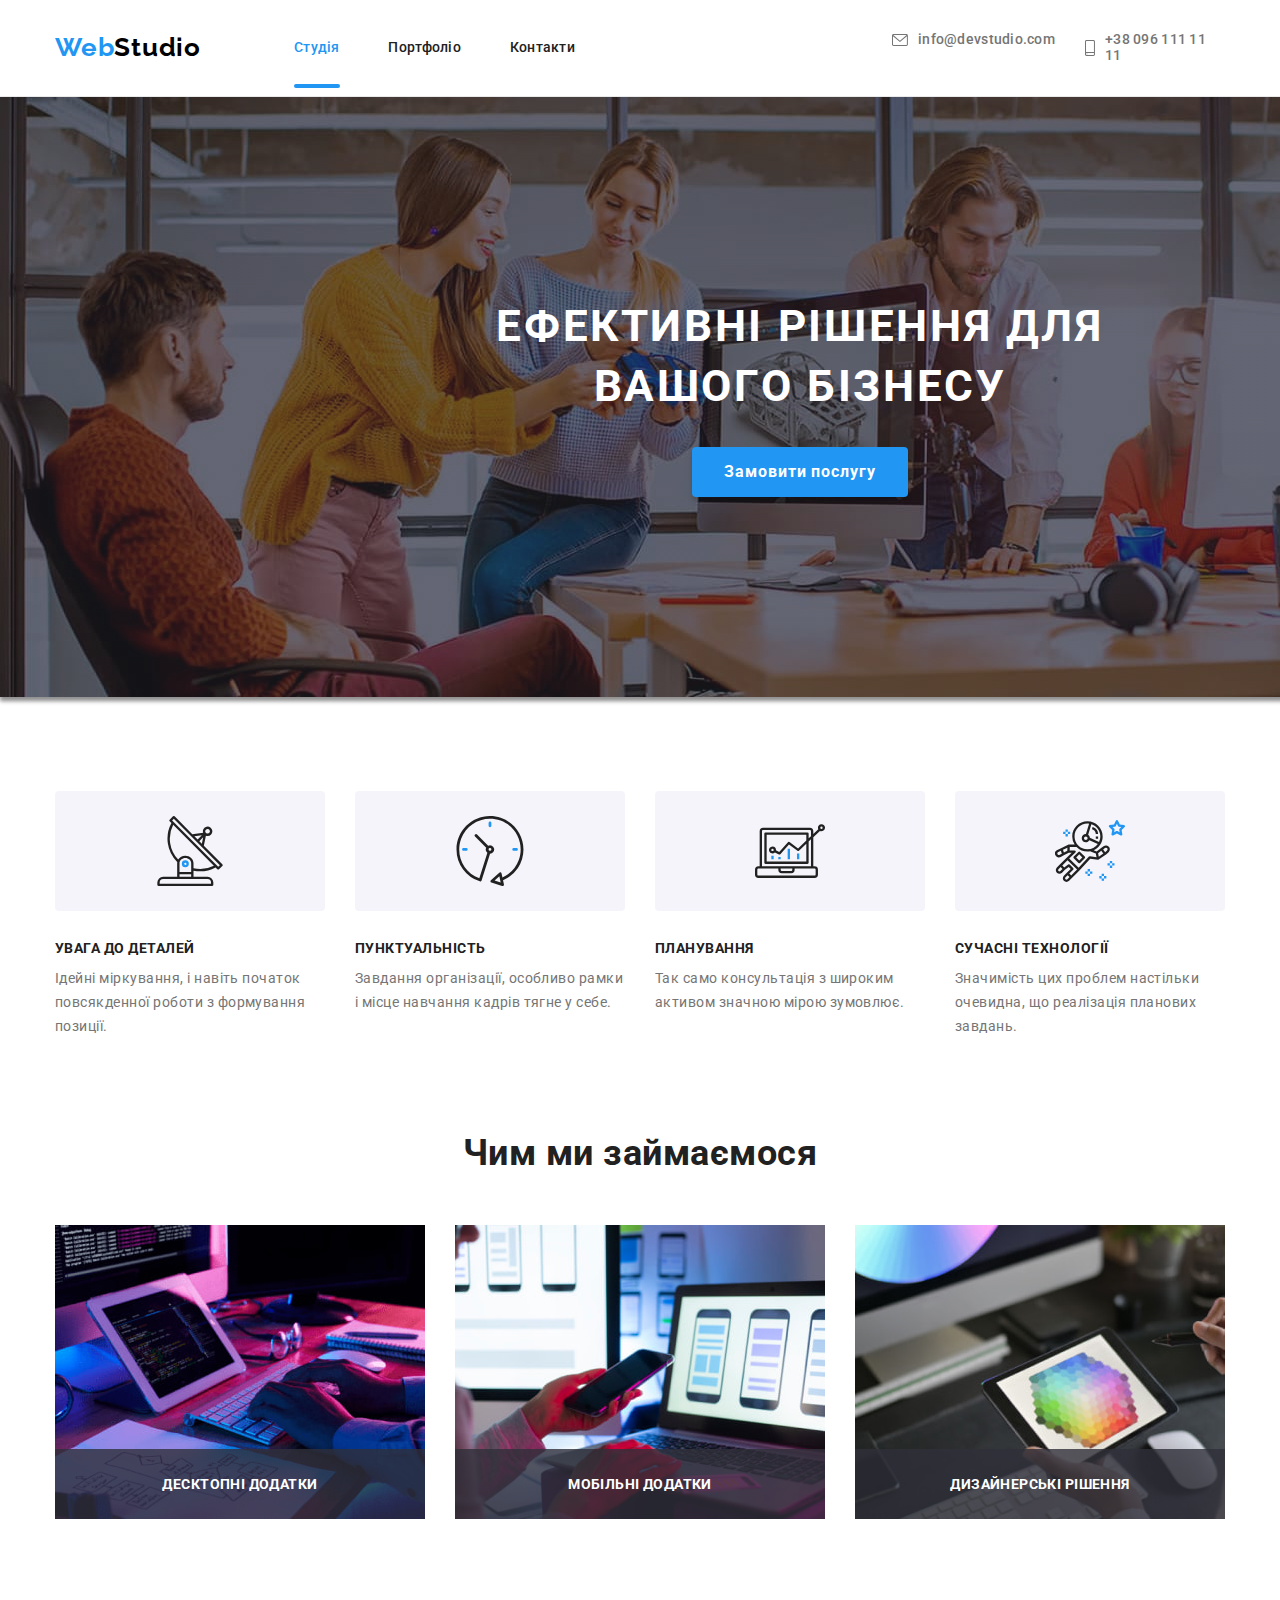
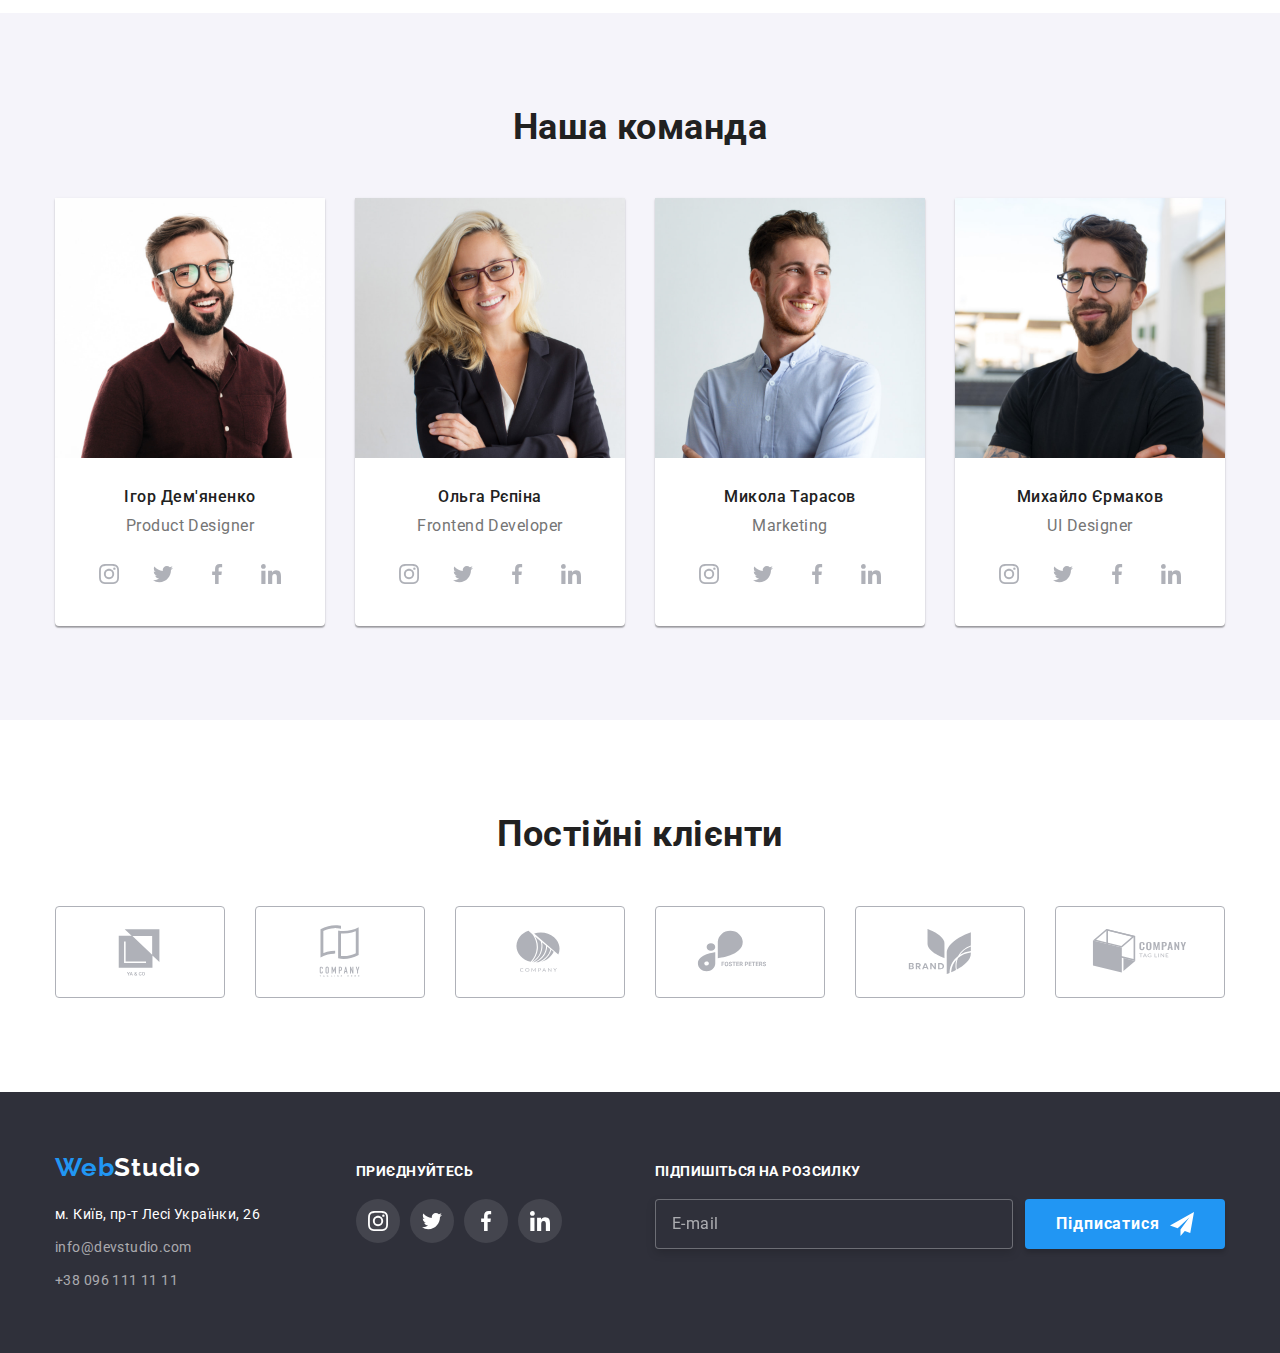
<file: index.html>
<!DOCTYPE html>
<html lang="uk">
  <head>
    <meta charset="UTF-8" />
    <meta http-equiv="X-UA-Compatible" content="IE=edge" />
    <meta name="viewport" content="width=device-width, initial-scale=1.0" />
    <title>WebStudio</title>
    <link
      href="https://fonts.googleapis.com/css2?family=Raleway:wght@700&family=Roboto:wght@400;500;700;900&display=swap"
      rel="stylesheet"
    />
    <link
      rel="stylesheet"
      href="https://cdnjs.cloudflare.com/ajax/libs/modern-normalize/1.1.0/modern-normalize.min.css"
    />
    <link rel="stylesheet" href="./css/styles.css" />
  </head>
  <body>
    <!--Шапка страницы-->
    <header>
      <div class="container header">
        <nav class="nav">
          <a href="./index.html" class="logo"><span class="logo-web">Web</span>Studio</a>
          <ul class="site-nav list">
            <li><a href="./index.html" class="link-nav current">Студія</a></li>
            <li><a href="./portfolio.html" class="link-nav">Портфоліо</a></li>
            <li><a href="" class="link-nav">Контакти</a></li>
          </ul>
        </nav>
        <ul class="contacts list">
          <li class="item-contact">
            <a href="mailto:info@devstudio.com" class="link-contacts"
              ><svg class="icon-envelope" width="16px" height="12px">
                <use href="./images/iconc.svg#icon-envelope"></use></svg
              ><span>info@devstudio.com</span></a
            >
          </li>
          <li class="item-contact">
            <a href="tel:+380961111111" class="link-contacts"
              ><svg class="icon-smartphone" width="10px" height="16px">
                <use href="./images/iconc.svg#icon-smartphone"></use></svg
              ><span>+38 096 111 11 11</span></a
            >
          </li>
        </ul>
      </div>
    </header>
    <main>
      <!--1 Заказ услуг-->
      <section class="section section-one">
        <h1 class="main-title">Ефективні рішення для вашого бізнесу</h1>
        <button type="button" class="main-button" data-modal-open>Замовити послугу</button>
        <div class="backdrop is-hidden" data-modal>
          <div class="modal">
            <button type="button" class="close-button" data-modal-close>
              <svg class="icon-close" width="11px" height="11px">
                <use href="./images/iconc.svg#icon-close"></use>
              </svg>
            </button>
            <p class="text-modal">Залиште свої дані, ми вам передзвонимо</p>
            <form class="form">
              <label class="form-field">
                <span class="form-label">Ім'я</span>
                <input type="text" name="name" class="form-input" />
                <svg class="icon-form" width="18px" height="18px">
                  <use href="./images/iconc.svg#icon-person-black"></use>
                </svg>
              </label>
              <label class="form-field">
                <span class="form-label">Телефон</span>
                <input type="tel" name="phone" class="form-input" />
                <svg class="icon-form" width="18px" height="18px">
                  <use href="./images/iconc.svg#icon-phone-black"></use>
                </svg>
              </label>
              <label class="form-field">
                <span class="form-label">Пошта</span>
                <input type="email" name="mail" class="form-input" />
                <svg class="icon-form" width="18px" height="18px">
                  <use href="./images/iconc.svg#icon-email-black"></use>
                </svg>
              </label>
              <label class="form-field">
                <span class="form-label">Коментар</span>
                <textarea
                  name="comment"
                  placeholder="Введіть текст"
                  class="form-textarea"
                ></textarea>
              </label>
              <label class="check-label">
                <input type="checkbox" name="accept" class="visually-hidden input-check" />
                <svg class="icon-check" width="16px" height="15px">
                  <use href="./images/iconc.svg#icon-icon-check"></use>
                </svg>
                <span class="check-text"
                  >Погоджуюся з розсилкою та приймаю
                  <a href="" class="link check-link">Умови договору</a></span
                >
              </label>
              <button type="submit" class="button-send">Відправити</button>
            </form>
          </div>
        </div>
      </section>
      <!--2 Особенности студии-->
      <section class="section section-two">
        <div class="container">
          <h2 class="visually-hidden">Особливості студії</h2>
          <ul class="feature list">
            <li class="item item-feature">
              <div class="bg-icon">
                <svg class="icon-antenna" width="70px" height="70px">
                  <use href="./images/iconc.svg#icon-antenna"></use>
                </svg>
              </div>
              <h3 class="subtitle-two">Увага до деталей</h3>
              <p class="text text-two">
                Ідейні міркування, і навіть початок повсякденної роботи з формування позиції.
              </p>
            </li>
            <li class="item item-feature">
              <div class="bg-icon">
                <svg class="icon-clock" width="70px" height="70px">
                  <use href="./images/iconc.svg#icon-clock"></use>
                </svg>
              </div>
              <h3 class="subtitle-two">Пунктуальність</h3>
              <p class="text text-two">
                Завдання організації, особливо рамки і місце навчання кадрів тягне у себе.
              </p>
            </li>
            <li class="item item-feature">
              <div class="bg-icon">
                <svg class="icon-diagram" width="70px" height="70px">
                  <use href="./images/iconc.svg#icon-diagram"></use>
                </svg>
              </div>
              <h3 class="subtitle-two">Планування</h3>
              <p class="text text-two">
                Так само консультація з широким активом значною мірою зумовлює.
              </p>
            </li>
            <li class="item item-feature">
              <div class="bg-icon">
                <svg class="icon-astronaut" width="70px" height="70px">
                  <use href="./images/iconc.svg#icon-astronaut"></use>
                </svg>
              </div>
              <h3 class="subtitle-two">Сучасні технології</h3>
              <p class="text text-two">
                Значимість цих проблем настільки очевидна, що реалізація планових завдань.
              </p>
            </li>
          </ul>
        </div>
      </section>
      <!--3 Чем мы занимаемся-->
      <section class="section section-three">
        <div class="container">
          <h2 class="title-section">Чим ми займаємося</h2>
          <ul class="work list">
            <li class="item">
              <div class="work-card">
                <img src="./images/work-example-first.jpg" alt="Програмування" width="370" />
                <div class="work-description"><p class="work-name">Десктопні додатки</p></div>
              </div>
            </li>
            <li class="item">
              <div class="work-card">
                <img src="./images/work-example-second.jpg" alt="Вибір макета" width="370" />
                <div class="work-description"><p class="work-name">Мобільні додатки</p></div>
              </div>
            </li>
            <li class="item">
              <div class="work-card">
                <img src="./images/work-example-third.jpg" alt="Вибір кольору" width="370" />
                <div class="work-description"><p class="work-name">Дизайнерські рішення</p></div>
              </div>
            </li>
          </ul>
        </div>
      </section>
      <!--4 Наша команда-->
      <section class="section section-four">
        <div class="container">
          <h2 class="title-section">Наша команда</h2>
          <ul class="team list">
            <li class="item item-social">
              <img src="./images/team-photo-one.jpg" alt="Фото співробітника" width="270" />
              <div class="team-photo">
                <h3 class="subtitle-four">Ігор Дем'яненко</h3>
                <p class="text text-four">Product Designer</p>
              </div>
              <ul class="group-social list">
                <li class="item">
                  <a
                    href="https://www.instagram.com/"
                    class="link-social"
                    target="_blank"
                    rel="noopener noreferrer"
                  >
                    <svg class="icon" width="20px" height="20px">
                      <use href="./images/iconc.svg#icon-instagram"></use>
                    </svg>
                  </a>
                </li>
                <li class="item">
                  <a
                    href="https://twitter.com/"
                    class="link-social"
                    target="_blank"
                    rel="noopener noreferrer"
                  >
                    <svg class="icon" width="20px" height="20px">
                      <use href="./images/iconc.svg#icon-twitter"></use>
                    </svg>
                  </a>
                </li>
                <li class="item">
                  <a
                    href="https://www.facebook.com/"
                    class="link-social"
                    target="_blank"
                    rel="noopener noreferrer"
                  >
                    <svg class="icon" width="20px" height="20px">
                      <use href="./images/iconc.svg#icon-facebook"></use>
                    </svg>
                  </a>
                </li>
                <li class="item">
                  <a
                    href="https://www.linkedin.com/"
                    class="link-social"
                    target="_blank"
                    rel="noopener noreferrer"
                  >
                    <svg class="icon" width="20px" height="20px">
                      <use href="./images/iconc.svg#icon-linkedin"></use>
                    </svg>
                  </a>
                </li>
              </ul>
            </li>
            <li class="item item-social">
              <img src="./images/team-photo-two.jpg" alt="Фото співробітника" width="270" />
              <div class="team-photo">
                <h3 class="subtitle-four">Ольга Рєпіна</h3>
                <p class="text text-four">Frontend Developer</p>
              </div>
              <ul class="group-social list">
                <li class="item">
                  <a
                    href="https://www.instagram.com/"
                    class="link-social"
                    target="_blank"
                    rel="noopener noreferrer"
                  >
                    <svg class="icon" width="20px" height="20px">
                      <use href="./images/iconc.svg#icon-instagram"></use>
                    </svg>
                  </a>
                </li>
                <li class="item">
                  <a
                    href="https://twitter.com/"
                    class="link-social"
                    target="_blank"
                    rel="noopener noreferrer"
                  >
                    <svg class="icon" width="20px" height="20px">
                      <use href="./images/iconc.svg#icon-twitter"></use>
                    </svg>
                  </a>
                </li>
                <li class="item">
                  <a
                    href="https://www.facebook.com/"
                    class="link-social"
                    target="_blank"
                    rel="noopener noreferrer"
                  >
                    <svg class="icon" width="20px" height="20px">
                      <use href="./images/iconc.svg#icon-facebook"></use>
                    </svg>
                  </a>
                </li>
                <li class="item">
                  <a
                    href="https://www.linkedin.com/"
                    class="link-social"
                    target="_blank"
                    rel="noopener noreferrer"
                  >
                    <svg class="icon" width="20px" height="20px">
                      <use href="./images/iconc.svg#icon-linkedin"></use>
                    </svg>
                  </a>
                </li>
              </ul>
            </li>
            <li class="item item-social">
              <img src="./images/team-photo-three.jpg" alt="Фото співробітника" width="270" />
              <div class="team-photo">
                <h3 class="subtitle-four">Микола Тарасов</h3>
                <p class="text text-four">Marketing</p>
              </div>
              <ul class="group-social list">
                <li class="item">
                  <a
                    href="https://www.instagram.com/"
                    class="link-social"
                    target="_blank"
                    rel="noopener noreferrer"
                  >
                    <svg class="icon" width="20px" height="20px">
                      <use href="./images/iconc.svg#icon-instagram"></use>
                    </svg>
                  </a>
                </li>
                <li class="item">
                  <a
                    href="https://twitter.com/"
                    class="link-social"
                    target="_blank"
                    rel="noopener noreferrer"
                  >
                    <svg class="icon" width="20px" height="20px">
                      <use href="./images/iconc.svg#icon-twitter"></use>
                    </svg>
                  </a>
                </li>
                <li class="item">
                  <a
                    href="https://www.facebook.com/"
                    class="link-social"
                    target="_blank"
                    rel="noopener noreferrer"
                  >
                    <svg class="icon" width="20px" height="20px">
                      <use href="./images/iconc.svg#icon-facebook"></use>
                    </svg>
                  </a>
                </li>
                <li class="item">
                  <a
                    href="https://www.linkedin.com/"
                    class="link-social"
                    target="_blank"
                    rel="noopener noreferrer"
                  >
                    <svg class="icon" width="20px" height="20px">
                      <use href="./images/iconc.svg#icon-linkedin"></use>
                    </svg>
                  </a>
                </li>
              </ul>
            </li>
            <li class="item item-social">
              <img src="./images/team-photo-four.jpg" alt="Фото співробітника" width="270" />
              <div class="team-photo">
                <h3 class="subtitle-four">Михайло Єрмаков</h3>
                <p class="text text-four">UI Designer</p>
              </div>
              <ul class="group-social list">
                <li class="item">
                  <a
                    href="https://www.instagram.com/"
                    class="link-social"
                    target="_blank"
                    rel="noopener noreferrer"
                  >
                    <svg class="icon" width="20px" height="20px">
                      <use href="./images/iconc.svg#icon-instagram"></use>
                    </svg>
                  </a>
                </li>
                <li class="item">
                  <a
                    href="https://twitter.com/"
                    class="link-social"
                    target="_blank"
                    rel="noopener noreferrer"
                  >
                    <svg class="icon" width="20px" height="20px">
                      <use href="./images/iconc.svg#icon-twitter"></use>
                    </svg>
                  </a>
                </li>
                <li class="item">
                  <a
                    href="https://www.facebook.com/"
                    class="link-social"
                    target="_blank"
                    rel="noopener noreferrer"
                  >
                    <svg class="icon" width="20px" height="20px">
                      <use href="./images/iconc.svg#icon-facebook"></use>
                    </svg>
                  </a>
                </li>
                <li class="item">
                  <a
                    href="https://www.linkedin.com/"
                    class="link-social"
                    target="_blank"
                    rel="noopener noreferrer"
                  >
                    <svg class="icon" width="20px" height="20px">
                      <use href="./images/iconc.svg#icon-linkedin"></use>
                    </svg>
                  </a>
                </li>
              </ul>
            </li>
          </ul>
        </div>
      </section>
      <!--5 - Постоянные клиенты-->
      <section class="section section-five">
        <div class="container">
          <h2 class="title-section">Постійні клієнти</h2>
          <ul class="list list-clients">
            <li class="item item-clients">
              <a href="" class="link-clients" target="_blank" rel="noopener noreferrer">
                <svg class="icon-client1" width="106px" height="60px">
                  <use href="./images/iconc.svg#icon-client1"></use>
                </svg>
              </a>
            </li>
            <li class="item item-clients">
              <a href="" class="link-clients" target="_blank" rel="noopener noreferrer">
                <svg class="icon-client2" width="106px" height="60px">
                  <use href="./images/iconc.svg#icon-client2"></use>
                </svg>
              </a>
            </li>
            <li class="item item-clients">
              <a href="" class="link-clients" target="_blank" rel="noopener noreferrer">
                <svg class="icon-client3" width="106px" height="60px">
                  <use href="./images/iconc.svg#icon-client3"></use>
                </svg>
              </a>
            </li>
            <li class="item item-clients">
              <a href="" class="link-clients" target="_blank" rel="noopener noreferrer">
                <svg class="icon-client4" width="106px" height="60px">
                  <use href="./images/iconc.svg#icon-client4"></use>
                </svg>
              </a>
            </li>
            <li class="item item-clients">
              <a href="" class="link-clients" target="_blank" rel="noopener noreferrer">
                <svg class="icon-client5" width="106px" height="60px">
                  <use href="./images/iconc.svg#icon-client5"></use>
                </svg>
              </a>
            </li>
            <li class="item item-clients">
              <a href="" class="link-clients" target="_blank" rel="noopener noreferrer">
                <svg class="icon-client6" width="106px" height="60px">
                  <use href="./images/iconc.svg#icon-client6"></use>
                </svg>
              </a>
            </li>
          </ul>
        </div>
      </section>
    </main>
    <!--Футер-->
    <footer class="footer">
      <div class="container address-join">
        <div class="logo-address">
          <a href="./index.html" class="logo-footer"><span class="logo-web">Web</span>Studio</a>
          <address>
            <ul class="list">
              <li class="item">
                <a
                  href="https://goo.gl/maps/CPtrU1FHBa2aNyZL9"
                  target="_blank"
                  rel="noopener noreferrer"
                  class="address"
                  >м. Київ, пр-т Лесі Українки, 26
                </a>
              </li>
              <li class="item item-mail">
                <a href="mailto:info@devstudio.com" class="mail">info@devstudio.com</a>
              </li>
              <li class="item">
                <a href="tel:+380961111111" class="tel">+38 096 111 11 11</a>
              </li>
            </ul>
          </address>
        </div>
        <div class="join-social">
          <p class="text-footer">приєднуйтесь</p>
          <ul class="social-footer list">
            <li class="item">
              <a
                href="https://www.instagram.com/"
                class="link-social-footer"
                target="_blank"
                rel="noopener noreferrer"
              >
                <svg class="icon" width="20px" height="20px">
                  <use href="./images/iconc.svg#icon-instagram"></use>
                </svg>
              </a>
            </li>
            <li class="item">
              <a
                href="https://twitter.com/"
                class="link-social-footer"
                target="_blank"
                rel="noopener noreferrer"
              >
                <svg class="icon" width="20px" height="20px">
                  <use href="./images/iconc.svg#icon-twitter"></use>
                </svg>
              </a>
            </li>
            <li class="item">
              <a
                href="https://www.facebook.com/"
                class="link-social-footer"
                target="_blank"
                rel="noopener noreferrer"
              >
                <svg class="icon" width="20px" height="20px">
                  <use href="./images/iconc.svg#icon-facebook"></use>
                </svg>
              </a>
            </li>
            <li class="item">
              <a
                href="https://www.linkedin.com/"
                class="link-social-footer"
                target="_blank"
                rel="noopener noreferrer"
              >
                <svg class="icon" width="20px" height="20px">
                  <use href="./images/iconc.svg#icon-linkedin"></use>
                </svg>
              </a>
            </li>
          </ul>
        </div>
        <div class="subscribe">
          <p class="text-footer">Підпишіться на розсилку</p>
          <form class="form-footer">
            <label>
              <input type="text" name="mail-footer" placeholder="E-mail" class="input-footer" />
            </label>
            <button type="submit" class="button-footer">
              <span class="text-subscribe">Підписатися</span>
              <svg class="icon" width="24px" height="24px">
                <use href="./images/iconc.svg#icon-icon-send"></use>
              </svg>
            </button>
          </form>
        </div>
      </div>
    </footer>
    <script src="./js/modal.js"></script>
  </body>
</html>
</file>
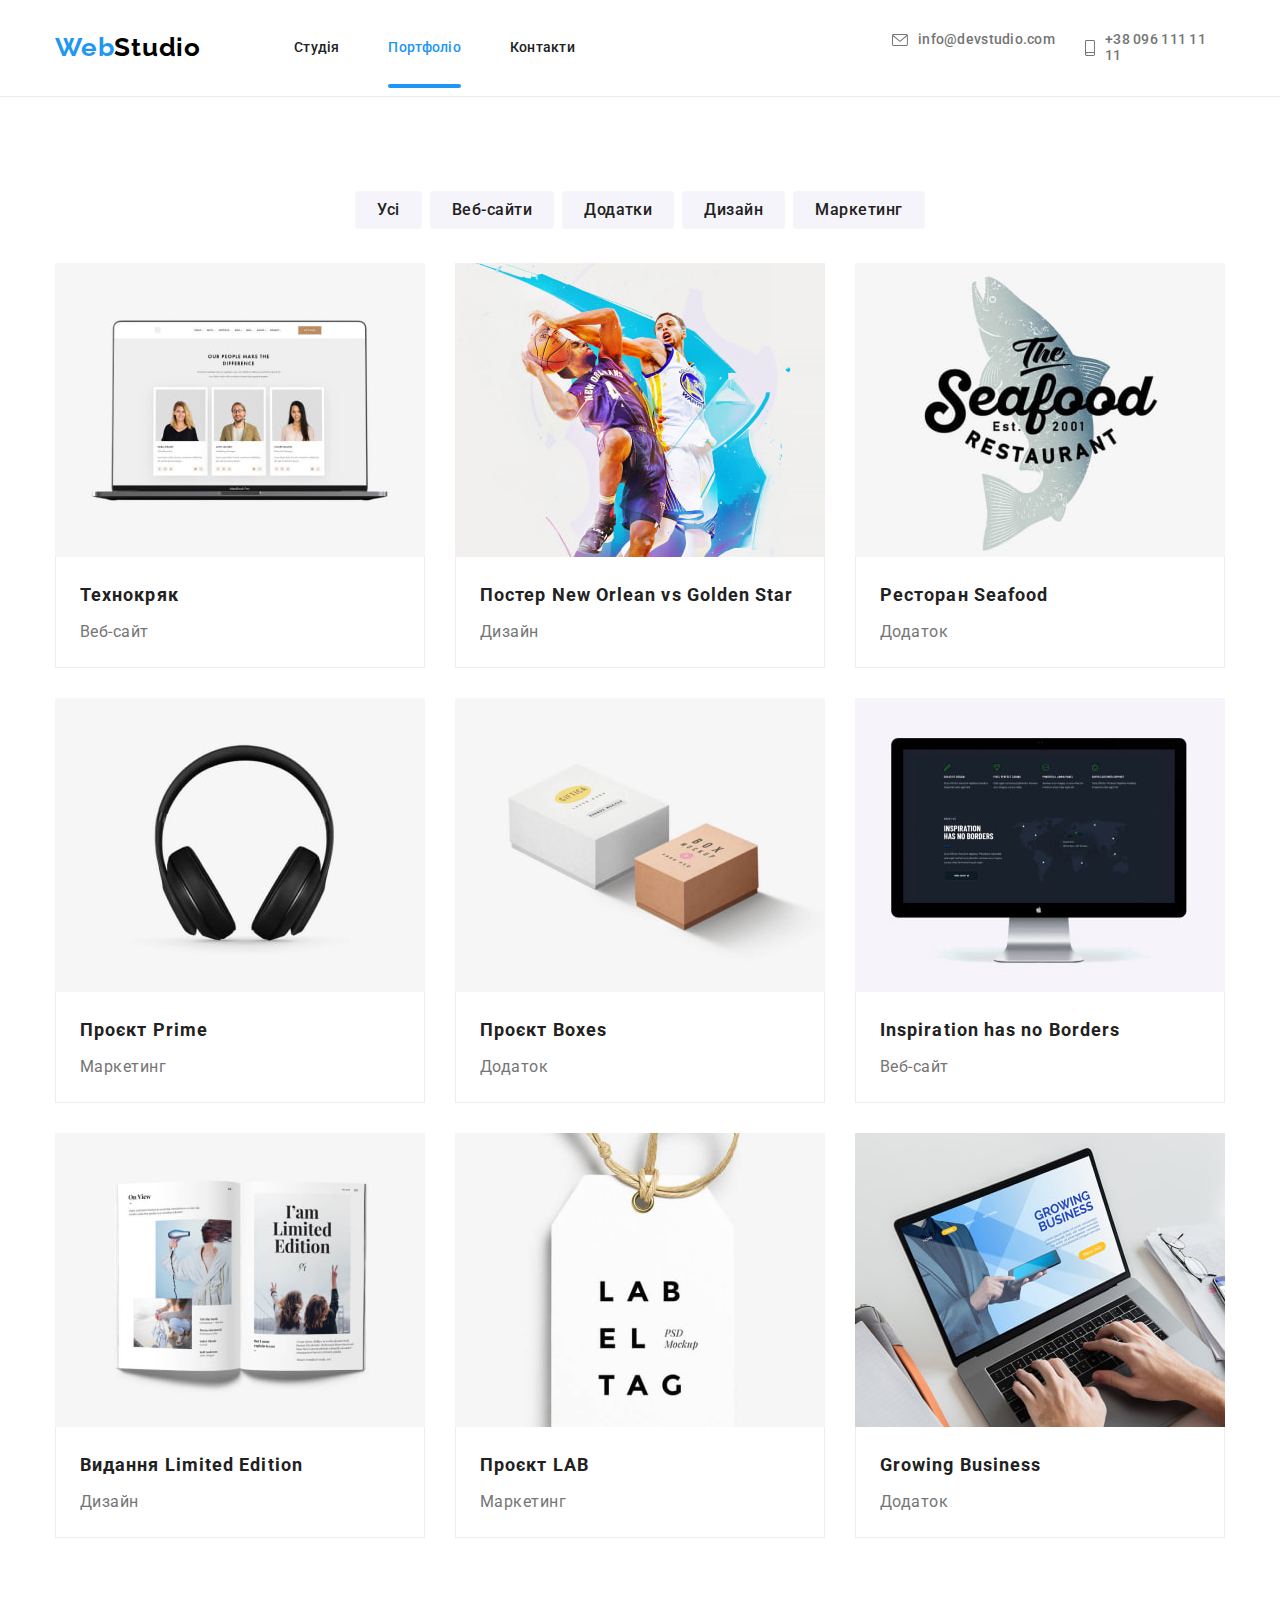
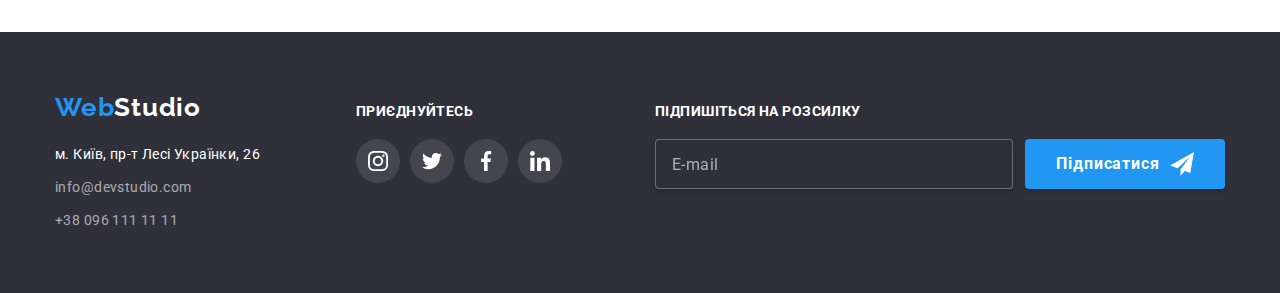
<file: portfolio.html>
<!DOCTYPE html>
<html lang="uk">
  <head>
    <meta charset="UTF-8" />
    <meta http-equiv="X-UA-Compatible" content="IE=edge" />
    <meta name="viewport" content="width=device-width, initial-scale=1.0" />
    <title>WebStudio</title>
    <link
      href="https://fonts.googleapis.com/css2?family=Raleway:wght@700&family=Roboto:wght@400;500;700;900&display=swap"
      rel="stylesheet"
    />
    <link
      rel="stylesheet"
      href="https://cdnjs.cloudflare.com/ajax/libs/modern-normalize/1.1.0/modern-normalize.min.css"
    />
    <link rel="stylesheet" href="./css/styles.css" />
  </head>
  <body>
    <!--Шапка страницы-->
    <header>
      <div class="container header">
        <nav class="nav">
          <a href="./index.html" class="logo"><span class="logo-web">Web</span>Studio</a>
          <ul class="site-nav list">
            <li><a href="./index.html" class="link-nav">Студія</a></li>
            <li><a href="./portfolio.html" class="link-nav current">Портфоліо</a></li>
            <li><a href="" class="link-nav">Контакти</a></li>
          </ul>
        </nav>
        <ul class="contacts list">
          <li class="item-contact">
            <a href="mailto:info@devstudio.com" class="link-contacts"
              ><svg class="icon-envelope" width="16px" height="12px">
                <use href="./images/iconc.svg#icon-envelope"></use></svg
              ><span>info@devstudio.com</span></a
            >
          </li>
          <li class="item-contact">
            <a href="tel:+380961111111" class="link-contacts"
              ><svg class="icon-smartphone" width="10px" height="16px">
                <use href="./images/iconc.svg#icon-smartphone"></use></svg
              ><span>+38 096 111 11 11</span></a
            >
          </li>
        </ul>
      </div>
    </header>
    <!--Портфоліо-->
    <main>
      <section class="section section-portfolio">
        <div class="container">
          <h1 class="visually-hidden">Проекти вебстудії</h1>
          <ul class="filter list">
            <li class="item">
              <button type="button" class="button">Усі</button>
            </li>
            <li class="item">
              <button type="button" class="button">Веб-сайти</button>
            </li>
            <li class="item">
              <button type="button" class="button">Додатки</button>
            </li>
            <li class="item">
              <button type="button" class="button">Дизайн</button>
            </li>
            <li class="item">
              <button type="button" class="button">Маркетинг</button>
            </li>
          </ul>
          <ul class="portfolio-list list">
            <li class="item item-portfolio">
              <a href="" class="link-potrfolio">
                <div class="img-description">
                  <img src="./images/website-one.jpg" alt="Веб-сайт Технокряк" width="370" />
                  <div class="card-description">
                    <p class="description">
                      Ресурс пропонує комплексні пропозиції з різним рівнем функціоналу та сервісів.
                      Все це дозволить відвідувачу отримати вичерпні відомості про компанію чи
                      приватну особу.
                    </p>
                  </div>
                </div>
                <div class="project-name">
                  <h2 class="subtitle">Технокряк</h2>
                  <p class="text portfolio">Веб-сайт</p>
                </div></a
              >
            </li>
            <li class="item item-portfolio">
              <a href="" class="link-potrfolio">
                <div class="img-description">
                  <img
                    src="./images/design-one.jpg"
                    alt="Дизайн Постер New Orlean vs Golden Star"
                    width="370"
                  />
                  <div class="card-description">
                    <p class="description">
                      Lorem ipsum dolor sit amet consectetur adipisicing elit. Harum, quos? Illum
                      officia facere voluptas dolores quas nostrum numquam pariatur accusamus nemo
                      possimus. Inventore, dolor voluptatem.
                    </p>
                  </div>
                </div>
                <div class="project-name">
                  <h2 class="subtitle">Постер New Orlean vs Golden Star</h2>
                  <p class="text portfolio">Дизайн</p>
                </div></a
              >
            </li>
            <li class="item item-portfolio">
              <a href="" class="link-potrfolio">
                <div class="img-description">
                  <img src="./images/app-one.jpg" alt="Додаток Ресторан Seafood" width="370" />
                  <div class="card-description">
                    <p class="description">
                      Lorem ipsum dolor sit amet consectetur adipisicing elit. Harum, quos? Illum
                      officia facere voluptas dolores quas nostrum numquam pariatur accusamus nemo
                      possimus. Inventore, dolor voluptatem.
                    </p>
                  </div>
                </div>
                <div class="project-name">
                  <h2 class="subtitle">Ресторан Seafood</h2>
                  <p class="text portfolio">Додаток</p>
                </div></a
              >
            </li>
            <li class="item item-portfolio">
              <a href="" class="link-potrfolio">
                <div class="img-description">
                  <img src="./images/marketing-one.jpg" alt="Маркетинг Проєкт Prime" width="370" />
                  <div class="card-description">
                    <p class="description">
                      Lorem ipsum dolor sit amet consectetur adipisicing elit. Harum, quos? Illum
                      officia facere voluptas dolores quas nostrum numquam pariatur accusamus nemo
                      possimus. Inventore, dolor voluptatem.
                    </p>
                  </div>
                </div>
                <div class="project-name">
                  <h2 class="subtitle">Проєкт Prime</h2>
                  <p class="text portfolio">Маркетинг</p>
                </div></a
              >
            </li>
            <li class="item item-portfolio">
              <a href="" class="link-potrfolio">
                <div class="img-description">
                  <img src="./images/app-two.jpg" alt="Додаток Проєкт Boxes" width="370" />
                  <div class="card-description">
                    <p class="description">
                      Lorem ipsum dolor sit amet consectetur adipisicing elit. Harum, quos? Illum
                      officia facere voluptas dolores quas nostrum numquam pariatur accusamus nemo
                      possimus. Inventore, dolor voluptatem.
                    </p>
                  </div>
                </div>
                <div class="project-name">
                  <h2 class="subtitle">Проєкт Boxes</h2>
                  <p class="text portfolio">Додаток</p>
                </div></a
              >
            </li>
            <li class="item item-portfolio">
              <a href="" class="link-potrfolio">
                <div class="img-description">
                  <img
                    src="./images/website-two.jpg"
                    alt="Веб-сайт Inspiration has no Borders"
                    width="370"
                  />
                  <div class="card-description">
                    <p class="description">
                      Lorem ipsum dolor sit amet consectetur adipisicing elit. Harum, quos? Illum
                      officia facere voluptas dolores quas nostrum numquam pariatur accusamus nemo
                      possimus. Inventore, dolor voluptatem.
                    </p>
                  </div>
                </div>
                <div class="project-name">
                  <h2 class="subtitle">Inspiration has no Borders</h2>
                  <p class="text portfolio">Веб-сайт</p>
                </div></a
              >
            </li>
            <li class="item item-portfolio">
              <a href="" class="link-potrfolio">
                <div class="img-description">
                  <img
                    src="./images/design-two.jpg"
                    alt="Дизайн Видання Limited Edition"
                    width="370"
                  />
                  <div class="card-description">
                    <p class="description">
                      Lorem ipsum dolor sit amet consectetur adipisicing elit. Harum, quos? Illum
                      officia facere voluptas dolores quas nostrum numquam pariatur accusamus nemo
                      possimus. Inventore, dolor voluptatem.
                    </p>
                  </div>
                </div>
                <div class="project-name">
                  <h2 class="subtitle">Видання Limited Edition</h2>
                  <p class="text portfolio">Дизайн</p>
                </div></a
              >
            </li>
            <li class="item item-portfolio">
              <a href="" class="link-potrfolio">
                <div class="img-description">
                  <img src="./images/marketing-two.jpg" alt="Маркетинг Проєкт LAB" width="370" />
                  <div class="card-description">
                    <p class="description">
                      Lorem ipsum dolor sit amet consectetur adipisicing elit. Harum, quos? Illum
                      officia facere voluptas dolores quas nostrum numquam pariatur accusamus nemo
                      possimus. Inventore, dolor voluptatem.
                    </p>
                  </div>
                </div>
                <div class="project-name">
                  <h2 class="subtitle">Проєкт LAB</h2>
                  <p class="text portfolio">Маркетинг</p>
                </div></a
              >
            </li>
            <li class="item item-portfolio">
              <a href="" class="link-potrfolio">
                <div class="img-description">
                  <img src="./images/app-three.jpg" alt="Додаток Growing Business" width="370" />
                  <div class="card-description">
                    <p class="description">
                      Lorem ipsum dolor sit amet consectetur adipisicing elit. Harum, quos? Illum
                      officia facere voluptas dolores quas nostrum numquam pariatur accusamus nemo
                      possimus. Inventore, dolor voluptatem.
                    </p>
                  </div>
                </div>
                <div class="project-name">
                  <h2 class="subtitle">Growing Business</h2>
                  <p class="text portfolio">Додаток</p>
                </div></a
              >
            </li>
          </ul>
        </div>
      </section>
    </main>
    <!--Футер-->
    <footer class="footer">
      <div class="container address-join">
        <div class="logo-address">
          <a href="./index.html" class="logo-footer"><span class="logo-web">Web</span>Studio</a>
          <address>
            <ul class="list">
              <li class="item">
                <a
                  href="https://goo.gl/maps/CPtrU1FHBa2aNyZL9"
                  target="_blank"
                  rel="noopener noreferrer"
                  class="address"
                  >м. Київ, пр-т Лесі Українки, 26
                </a>
              </li>
              <li class="item item-mail">
                <a href="mailto:info@devstudio.com" class="mail">info@devstudio.com</a>
              </li>
              <li class="item">
                <a href="tel:+380961111111" class="tel">+38 096 111 11 11</a>
              </li>
            </ul>
          </address>
        </div>
        <div class="join-social">
          <p class="text-footer">приєднуйтесь</p>
          <ul class="social-footer list">
            <li class="item">
              <a
                href="https://www.instagram.com/"
                class="link-social-footer"
                target="_blank"
                rel="noopener noreferrer"
              >
                <svg class="icon" width="20px" height="20px">
                  <use href="./images/iconc.svg#icon-instagram"></use>
                </svg>
              </a>
            </li>
            <li class="item">
              <a
                href="https://twitter.com/"
                class="link-social-footer"
                target="_blank"
                rel="noopener noreferrer"
              >
                <svg class="icon" width="20px" height="20px">
                  <use href="./images/iconc.svg#icon-twitter"></use>
                </svg>
              </a>
            </li>
            <li class="item">
              <a
                href="https://www.facebook.com/"
                class="link-social-footer"
                target="_blank"
                rel="noopener noreferrer"
              >
                <svg class="icon" width="20px" height="20px">
                  <use href="./images/iconc.svg#icon-facebook"></use>
                </svg>
              </a>
            </li>
            <li class="item">
              <a
                href="https://www.linkedin.com/"
                class="link-social-footer"
                target="_blank"
                rel="noopener noreferrer"
              >
                <svg class="icon" width="20px" height="20px">
                  <use href="./images/iconc.svg#icon-linkedin"></use>
                </svg>
              </a>
            </li>
          </ul>
        </div>
        <div class="subscribe">
          <p class="text-footer">Підпишіться на розсилку</p>
          <form class="form-footer">
            <label>
              <input type="text" name="mail-footer" placeholder="E-mail" class="input-footer" />
            </label>
            <button type="submit" class="button-footer">
              <span class="text-subscribe">Підписатися</span>
              <svg class="icon" width="24px" height="24px">
                <use href="./images/iconc.svg#icon-icon-send"></use>
              </svg>
            </button>
          </form>
        </div>
      </div>
    </footer>
  </body>
</html>
</file>
<file: css/styles.css>
/* -----------------Основной шрифт и цвет текста, общие секционные стили--------------------- */
:root {
  --main-text-color: #212121;
  --header-background-color: #FFFFFF;
  --first-background-color: #2F303A;
  --second-background-color: #F5F4FA;
  --hoverfocus-color: #2196F3;
  --text-color: #FFFFFF;
}

html {
  box-sizing: border-box;
}

*, *::before, *::after {
  box-sizing: inherit;
}

body {
  font-family: 'Roboto', sans-serif;
  letter-spacing: 0.03em;

  color: var(--main-text-color);
}

.container {
  width: 1200px;
  padding-left: 15px;
  padding-right: 15px;
  margin-left: auto;
  margin-right: auto;
}

.section {
  padding-top: 94px;
}

.list {
  list-style: none;

  margin: 0;
  padding: 0;
}

h1, h2, h3, p {
  margin: 0;
  padding: 0;
}

li > h3, li > p {
  margin: 0;
}

div > h2, div > h3, div > p {
  margin: 0;
}

img {
  display: block;
}

.visually-hidden {
  position: absolute;
  white-space: nowrap;
  width: 1px;
  height: 1px;
  overflow: hidden;
  border: 0;
  padding: 0;
  clip: rect(0 0 0 0);
  clip-path: inset(50%);
  margin: -1px;
}

.title-section {
  font-weight: 700;
  font-size: 36px;
  line-height: 1.16;
  text-align: center;
}

.text {
  font-weight: 400;
  color: #757575;
}

/* ----------------------Оформление шапки сайта - общая для всех!------------------------ */
.header {
  background-color: var(--header-background-color);
}

header {
  border-bottom: 1px solid #ECECEC;
}

.nav {
  display: flex;
  align-items: center;
}

.site-nav {
  display: flex;
  width: 281px;
  justify-content: space-between;
  margin-left: 93px;
  padding-left: 0;
}

.contacts {
  display: flex;
  width: 333px;
  justify-content: space-between;
  margin-left: auto;
  padding-left: 0;
}

.header {
  display: flex;
  align-items: center;
}

.logo {
  font-family: 'Raleway';
  font-weight: 700;
  font-size: 26px;
  line-height: 1.19;
  letter-spacing: 0.03em;
  color: #000000;
  text-decoration: none;
}

.logo-web {
  color: #2196F3;
}

.link-nav {
  position: relative;

  font-weight: 500;
  font-size: 14px;
  line-height: 1.14;
  letter-spacing: 0.02em;
  color: var(--main-text-color);
  text-decoration: none;

  display: block;
  padding-top: 32px;
  padding-bottom: 32px;

  transition: color 250ms cubic-bezier(0.4, 0, 0.2, 1);
}

.current::after {
  position: absolute;

  content: '';
  display: block;
  width: 100%;
  height: 4px;
  background: #2196F3;
  border-radius: 2px;
  bottom: 0;
  opacity: 1;
}


.link-nav:hover,
.link-nav:focus {
  color: var(--hoverfocus-color);
}

.link-contacts {
  display: flex;
  align-items: center;
  padding-top: 32px;
  padding-bottom: 32px;

  font-weight: 500;
  font-size: 14px;
  line-height: 1.14;
  letter-spacing: 0.02em;
  color: #757575;
  text-decoration: none;

  transition: fill 250ms cubic-bezier(0.4, 0, 0.2, 1), color 250ms cubic-bezier(0.4, 0, 0.2, 1);
}

.link-contacts:hover,
.link-contacts:focus {
  fill: var(--hoverfocus-color);
  color: var(--hoverfocus-color);
}

.current {
  color: #2196F3;
}

.icon-envelope {
  margin-right: 10px;

  fill: currentColor;
}

.icon-smartphone {
  margin-right: 10px;

  fill: currentColor;
}

.item-contact:not(:last-child) {
  margin-right: 30px;
}

/* -------------------------Заказ услуг - главный заголовок------------------------------- */
.section-one {
  width: 1600px;
  height: 600px;
  text-align: center;
  padding-top: 200px;
  padding-bottom: 200px;
  margin-left: auto;
  margin-right: auto;

  background-color:#C4C4C4;
  background-image: linear-gradient(to right, rgba(47, 48, 58, 0.4),
      rgba(47, 48, 58, 0.4)),
      url(../images/bg-img.jpg);
  background-repeat: no-repeat;
  background-position: center;
  box-shadow: 0px 4px 4px rgba(0, 0, 0, 0.25), 0px 4px 4px rgba(0, 0, 0, 0.25);
}

main > .section-one {
  margin-top: 0;
}

.main-title {
  width: 696px;
  margin-bottom: 30px;
  margin-top: 0;
  margin-right: auto;
  margin-left: auto;

  font-size: 44px;
  line-height: 1.36;
  letter-spacing: 0.06em;
  text-transform: uppercase;
  color: var(--text-color);
}

.main-button {
  padding: 10px 32px;
  display: inline-block;

  background-color:#2196F3;
  color: #FFFFFF;
  font-weight: 700;
  font-size: 16px;
  line-height: 1.88;
  text-align: center;
  letter-spacing: 0.06em;
  font-family: inherit;
  cursor: pointer;
  border: 0;
  border-radius: 4px;
  box-shadow: 0px 4px 4px rgba(0, 0, 0, 0.15);
  
  transition: background-color 250ms cubic-bezier(0.4, 0, 0.2, 1);
}

.main-button:hover,
.main-button:focus {
  background-color:#188CE8;
}

.backdrop {
  position: fixed;
  top: 0;
  left: 0;

  width: 100%;
  height: 100%;
  z-index: 2;

  background-color:rgba(0, 0, 0, 0.2);
  opacity: 1;
  transition: opacity 250ms;
}

.backdrop.is-hidden {
  opacity: 0;
  pointer-events: none;
  visibility: visible;
}

.modal {
  position: absolute;
  top: 50%;
  left: 50%;
  transform: translate(-50%, -50%);
  z-index: 2;
   
  padding: 40px;
  width: 528px;

  background-color:#FFFFFF;
  box-shadow: 0px 1px 3px rgba(0, 0, 0, 0.12), 0px 1px 1px rgba(0, 0, 0, 0.14), 0px 2px 1px rgba(0, 0, 0, 0.2);
  border-radius: 4px;

  transition: transform 250ms;
}

.close-button {
  position: absolute;
  top: 8px;
  right: 8px;

  width: 30px;
  height: 30px;

  background-color:#FFFFFF;
  border: 1px solid rgba(0, 0, 0, 0.1);
  border-radius: 50%  ;
  display: flex;
  justify-content: center;
  align-items: center;
  cursor: pointer;
}

.icon-close {
  fill: #000000;

  transition: fill 250ms cubic-bezier(0.4, 0, 0.2, 1);
}

.close-button:hover .icon-close {
  fill: var(--hoverfocus-color);
}

.close-button:focus .icon-close {
  fill: var(--hoverfocus-color);
}

input,
textarea {
  outline: none;
}

.text-modal {
  margin-bottom: 12px;

  font-weight: 700;
  font-size: 20px;
  line-height: 1.15;
  text-align: center;
  letter-spacing: 0.03em;
}

.form-field {
  position: relative;

  display: block;
}

.form-label {
  display: block;
  margin-bottom: 4px;
  text-align: left;

  font-size: 12px;
  line-height: 1.17;
  letter-spacing: 0.01em;
  color: #757575;
}

.form-input {
  width: 448px;
  height: 40px;
  margin-bottom: 10px;
  padding-left: 42px;

  border: 1px solid rgba(33, 33, 33, 0.2);
  border-radius: 4px;

  transition: border-color 250ms cubic-bezier(0.4, 0, 0.2, 1);
}

.form-textarea {
  width: 448px;
  height: 120px;
  margin-bottom: 20px;
  padding: 12px 16px;
  resize: none;

  border: 1px solid rgba(33, 33, 33, 0.2);
  border-radius: 4px;

  transition: border-color 250ms cubic-bezier(0.4, 0, 0.2, 1);
}

.form-field ::placeholder {
  font-size: 12px;
  line-height: 1.17;
  letter-spacing: 0.01em;
  color: rgba(117, 117, 117, 0.5);
  ;
}

.icon-form {
  position: absolute;
  left: 12px;
  top: 29px;

  display: block;

  fill: #212121;

  transition: fill 250ms cubic-bezier(0.4, 0, 0.2, 1);
}

.form-input:focus+.icon-form, .form-input:hover+.icon-form {
  fill: var(--hoverfocus-color);
}

.form-input:focus, .form-input:hover {
  border-color: var(--hoverfocus-color);
}

.form-textarea:focus, .form-textarea:hover {
  border-color: var(--hoverfocus-color);
}

.check-text {
  font-size: 14px;
  line-height: 1.71;
  letter-spacing: 0.03em;  
  color: #757575;
}

.check-link {
  font-size: 14px;
  line-height: 1.71;
  letter-spacing: 0.03em;
  text-decoration-line: underline;  
  color: #2196F3;
}

.check-label {
  position: relative;

  display: flex;
  align-items: center;
  margin-bottom: 30px;
  margin-left: 12px;
  text-align: left;
}

.icon-check {
  margin-right: 8.38px;
  border: 2px solid #212121;
  border-radius: 2px;
  cursor: pointer;

  transition: background-color 250ms cubic-bezier(0.4, 0, 0.2, 1), border 250ms cubic-bezier(0.4, 0, 0.2, 1);
}

.input-check:checked + .icon-check {
  background-color: var(--hoverfocus-color);
  border: 2px solid var(--hoverfocus-color);
}

.button-send {
  width: 200px;
  height: 50px;

  background-color: #2196F3;
  color: #FFFFFF;
  font-weight: 700;
  font-size: 16px;
  line-height: 1.88;
  text-align: center;
  letter-spacing: 0.06em;
  font-family: inherit;
  cursor: pointer;
  border: 0;
  border-radius: 4px;
  box-shadow: 0px 4px 4px rgba(0, 0, 0, 0.15);

  transition: background-color 250ms cubic-bezier(0.4, 0, 0.2, 1);
}

.button-send:hover,
.button-send:focus {
  background-color: #188CE8;
}

/* -------------------------------Особенности студии------------------------------------ */
.feature {
  display: flex;
}

.feature>.item {
  width: 270px;
  height: 248px;
}

.feature>.item:not(:last-child) {
  margin-right: 30px;
}

.subtitle-two {
  margin-bottom: 10px;
  margin-top: 30px;

  font-weight: 700;
  font-size: 14px;
  line-height: 1.14;
  text-transform: uppercase;
}

.text-two {
  font-size: 14px;
  line-height: 1.71;
}

.bg-icon {
  background-color:#F5F4FA;
  border-radius: 4px;
  height: 120px;
  display: flex;
  justify-content: center;
  align-items: center;
}

/* ------------------------------------Чем мы занимаемся-------------------------------------- */
.work {
  display: flex;
  margin-top: 50px;
}

.work>.item:not(:last-child) {
  margin-right: 30px;
}

.section-three {
  padding-bottom: 94px;
}

.work-card {
  position: relative;
}

.work-description {
  position: absolute;
  bottom: 0;

  display: flex;
  width: 100%;
  height: 70px;
  align-items: center;
  justify-content: center;
  background: rgba(47, 48, 58, 0.8);
}

.work-name {
  font-weight: 700;
  line-height: 16px;
  text-align: center;
  letter-spacing: 0.03em;
  text-transform: uppercase;
  font-size: 14px;
  color: #FFFFFF;
}

/* ---------------------------------------Наша команда---------------------------------------- */
.team {
  display: flex;
  margin-top: 50px;
}

.team>.item:not(:last-child) {
  margin-right: 30px;
}

.team > .item {
  border-radius: 0px 0px 4px 4px;
  box-shadow: 0px 1px 3px rgba(0, 0, 0, 0.12), 0px 1px 1px rgba(0, 0, 0, 0.14), 0px 2px 1px rgba(0, 0, 0, 0.2);
} 

.team-photo {
  padding-top: 30px;
  padding-bottom: 16px;
}

.section-four {
  padding-bottom: 94px;

  background-color: var(--second-background-color);
}

.subtitle-four {
  margin-bottom: 10px;

  font-weight: 500;
  font-size: 16px;
  line-height: 1.18;
  text-align: center;
}

.text-four {
  font-size: 16px;
  line-height: 1.18;
  text-align: center;
}

.link-social {
  display: flex;
  width: 44px;
  height: 44px;

  text-decoration: none;
  border-radius: 50%;
  justify-content: center;
  align-items: center;
  outline: 1px solid #FFFFFF;
  fill:#AFB1B8;

  transition: fill 250ms cubic-bezier(0.4, 0, 0.2, 1), background-color 250ms cubic-bezier(0.4, 0, 0.2, 1);
}

.link-social:hover, .link-social:focus {
  fill:#FFFFFF;
  background-color: var(--hoverfocus-color);
}

.item-social {
  background: #FFFFFF;
}

.group-social {
  width: 206px;
  display: flex;
  margin-left: auto;
  margin-right: auto;
  margin-bottom: 30px;
  justify-content: space-between;
}

/* ----------------------------------Постоянные клиенты-------------------------------------- */
.section-five {
  padding-bottom: 94px;
}

.list-clients {
  display: flex;
  margin-top: 50px;
}

.link-clients {
  width: 170px;
  height: 92px;
  display: flex;
  align-items: center;
  justify-content: center;

  border: 1px solid #AFB1B8;
  border-radius: 4px;
  fill:#AFB1B8;

  transition: fill 250ms cubic-bezier(0.4, 0, 0.2, 1),
    border-color 250ms cubic-bezier(0.4, 0, 0.2, 1);
}

.link-clients:hover, .link-clients:focus {
  fill: var(--hoverfocus-color);
  border-color: var(--hoverfocus-color);
}

.item-clients:not(:last-child) {
  margin-right: 30px;
}

/* -----------------------------Футер - общий для всех!-------------------------------- */
.footer {
  padding-top: 60px;
  padding-bottom: 60px;

  background-color: var(--first-background-color);
}

.logo-footer {
  display: block;

  font-family: 'Raleway';
  font-weight: 700;
  font-size: 26px;
  line-height: 1.19; 
  letter-spacing: 0.03em;
  color: #FFFFFF;
  text-decoration: none;
}

address {
  margin-top: 20px;
}

.address {
  font-style: normal;
  font-weight: 400;
  font-size: 14px;
  line-height: 1.71;
  letter-spacing: 0.03em;
  color: #FFFFFF;
  text-decoration: none;

  transition: color 250ms cubic-bezier(0.4, 0, 0.2, 1);
}

.item-mail {
  margin-top: 9px;
  margin-bottom: 9px;
}

.mail {
  font-style: normal;
  font-weight: 400;
  font-size: 14px;
  line-height: 1.71;
  letter-spacing: 0.03em;
  color: rgba(255, 255, 255, 0.6);
  text-decoration: none;

  transition: color 250ms cubic-bezier(0.4, 0, 0.2, 1);
  }

.tel {
  font-style: normal;
  font-weight: 400;
  font-size: 14px;
  line-height: 1.71;
  letter-spacing: 0.03em;
  color: rgba(255, 255, 255, 0.6);
  text-decoration: none;

  transition: color 250ms cubic-bezier(0.4, 0, 0.2, 1);
}

.address:hover,
.address:focus,
.mail:hover,
.mail:focus,
.tel:hover,
.tel:focus {
  color: var(--hoverfocus-color);
}

.address-join {
  display: flex;
  align-items: baseline;
}

.logo-address:not(:last-child) {
  width: 231px;
  margin-right: 70px;
}

.text-footer {
  margin-bottom: 20px;

  font-weight: 700;
  font-size: 14px;
  line-height: 16px;
  letter-spacing: 0.03em;
  text-transform: uppercase;
  color: #FFFFFF;
}

.social-footer {
  display: flex;
  width: 206px;
  margin-left: auto;
  margin-right: auto;
  justify-content: space-between;
}

.link-social-footer {
  display: flex;
  width: 44px;
  height: 44px;

  text-decoration: none;
  border-radius: 50%;
  justify-content: center;
  align-items: center;
  background-color:rgba(255, 255, 255, 0.1);
  fill:#FFFFFF;

  transition: background-color 250ms cubic-bezier(0.4, 0, 0.2, 1);
}

.link-social-footer:hover, .link-social-footer:focus {
  background-color: var(--hoverfocus-color);
}

.subscribe {
  margin-left: auto;
}

.form-footer {
  display: flex;
  align-items: center;
  justify-content: center;
}

.input-footer {
  margin-right: 12px;
  padding-left: 16px;
  padding-top: 15px;
  padding-bottom: 15px;
  width: 358px;
  height: 50px;

  font-size: 16px;
  line-height: 1.88;
  letter-spacing: 0.06em;
  color: #FFFFFF;
  border: 1px solid rgba(255, 255, 255, 0.3);
  filter: drop-shadow(0px 4px 4px rgba(0, 0, 0, 0.15));
  border-radius: 4px;
  background: #2F303A;
}

.button-footer {
  display: flex;
  align-items: center;
  justify-content: center;

  width: 200px;
  height: 50px;
  background: #2196F3;
  box-shadow: 0px 4px 4px rgba(0, 0, 0, 0.15);
  border-radius: 4px;
  border: 0;
  cursor: pointer;
}

.form-footer ::placeholder {
  display: flex;
  align-items: center;

  font-size: 16px;
  line-height: 1.25;
  letter-spacing: 0.03em;
  color: rgba(255, 255, 255, 0.6);
}

.text-subscribe {
  margin-right: 10px;

  font-weight: 700;
  font-size: 16px;
  line-height: 1.88;
  display: flex;
  align-items: center;
  text-align: center;
  letter-spacing: 0.06em; 
  color: #FFFFFF;
}

/* -----------------------Страница 2 - Портфолио-------------------------------- */
.section-portfolio {
  padding-bottom: 94px;
}

.filter {
  display: flex;
  justify-content: center;
  margin-bottom: 34px;
}

.filter>.item:not(:last-child) {
  margin-right: 8px;
}

.portfolio-list {
  display: flex;
  flex-wrap: wrap;
  gap: 30px;
}

.button {
  display: inline-block;
  padding: 6px 22px;

  background-color:#F5F4FA;
  color: #212121;
  font-weight: 500;
  font-size: 16px;
  line-height: 1.62;
  text-align: center;
  letter-spacing: 0.03em;
  font-family: inherit;
  cursor: pointer;
  border-radius: 4px;
  border: 0;

  transition: background-color 250ms cubic-bezier(0.4, 0, 0.2, 1), color 250ms cubic-bezier(0.4, 0, 0.2, 1), 
    box-shadow 250ms cubic-bezier(0.4, 0, 0.2, 1);
}

.button:hover,
.button:focus {
  background-color: var(--hoverfocus-color);
  color: #FFFFFF;
  box-shadow: 0px 3px 1px rgba(0, 0, 0, 0.1), 0px 1px 2px rgba(0, 0, 0, 0.08), 0px 2px 2px rgba(0, 0, 0, 0.12);
}

.project-name {
  padding: 20px 24px;

  border-left: 1px solid #EEEEEE;
  border-right: 1px solid #EEEEEE;
  border-bottom: 1px solid #EEEEEE;
}

.link-potrfolio {
  position: relative;

  display: block;

  color: #212121;
  text-decoration: none;

  transition: box-shadow 250ms cubic-bezier(0.4, 0, 0.2, 1);
}

.link-potrfolio:hover, .link-potrfolio:focus {
  box-shadow: 0px 1px 1px rgba(0, 0, 0, 0.12), 0px 4px 4px rgba(0, 0, 0, 0.06), 1px 4px 6px rgba(0, 0, 0, 0.16);
}

.subtitle {
  margin-bottom: 4px;

  font-weight: 700;
  font-size: 18px;
  line-height: 2;
  letter-spacing: 0.06em;
  text-decoration: none;
}

.text.portfolio {
  font-size: 16px;
  line-height: 1.88;
}

.img-description {
  position: relative;

  overflow: hidden;
}

.card-description {
  position: absolute;

  width: 100%;
  height: 294px;

  background: rgba(33, 150, 243, 0.9);
  transition: transform 250ms cubic-bezier(0.4, 0, 0.2, 1);
}

.description {
  padding: 63px 24px;

  font-size: 18px;
  line-height: 1.56;
  letter-spacing: 0.03em;
  color:#FFFFFF;
}

.link-potrfolio:hover .card-description {
  transform: translateY(-100%);
}
</file>
